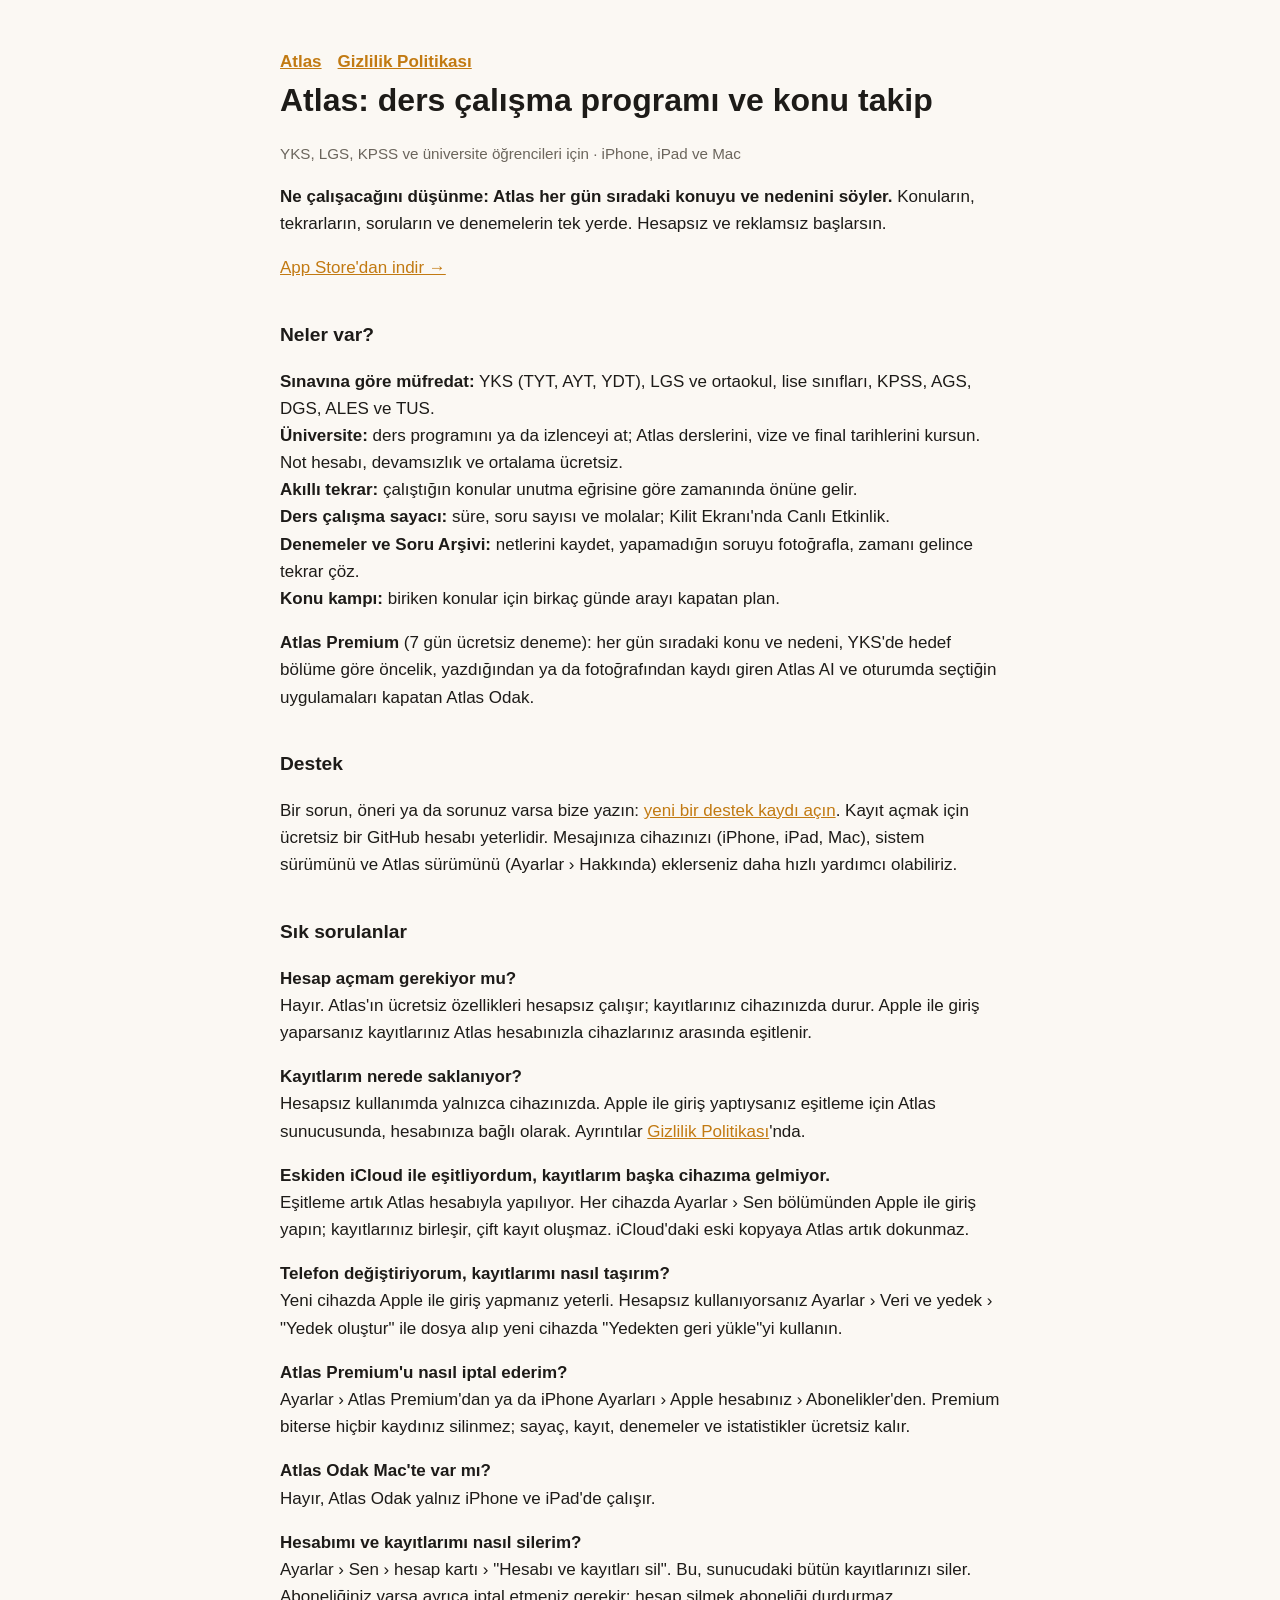
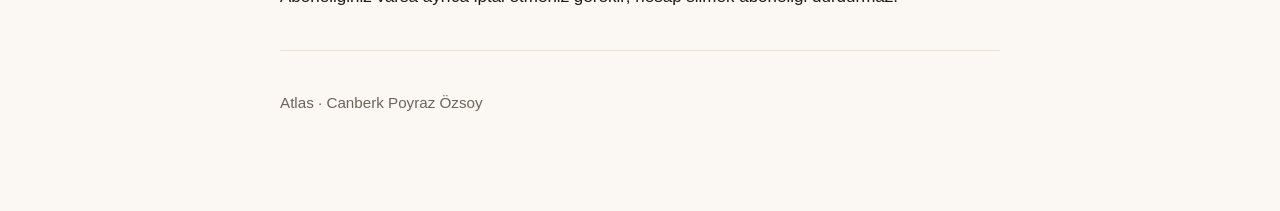
<file: index.html>
<!doctype html>
<html lang="tr"><head><meta charset="utf-8"><meta name="viewport" content="width=device-width,initial-scale=1">
<title>Atlas: YKS, LGS, KPSS ve Üniversite Ders Çalışma Programı Uygulaması</title>
<meta name="description" content="Atlas her gün sıradaki konuyu ve nedenini söyler. YKS, LGS, KPSS ve üniversite için konu takip, akıllı tekrar ve ders çalışma sayacı. iPhone, iPad, Mac.">
<link rel="canonical" href="https://poyrazdeveloper.github.io/atlas-destek/">
<meta name="apple-itunes-app" content="app-id=6829022614">
<meta property="og:type" content="website">
<meta property="og:locale" content="tr_TR">
<meta property="og:site_name" content="Atlas">
<meta property="og:title" content="Atlas: Ne çalışacağını Atlas söyler">
<meta property="og:description" content="YKS, LGS, KPSS ve üniversite için her gün sıradaki konu ve nedeni. Konu takip, akıllı tekrar, sayaç ve denemeler tek yerde.">
<meta property="og:url" content="https://poyrazdeveloper.github.io/atlas-destek/">
<meta property="og:image" content="https://poyrazdeveloper.github.io/atlas-destek/paylasim.jpg">
<meta property="og:image:width" content="1200"><meta property="og:image:height" content="750">
<meta property="og:image:alt" content="Atlas'ın Mac, iPad ve iPhone'daki ana sayfası">
<meta name="twitter:card" content="summary_large_image">
<link rel="stylesheet" href="stil.css">
<script type="application/ld+json">
{"@context":"https://schema.org","@type":"SoftwareApplication","name":"Atlas: YKS, LGS, KPSS Takip","operatingSystem":"iOS, iPadOS, macOS","applicationCategory":"EducationalApplication","inLanguage":"tr","description":"YKS, LGS, KPSS ve üniversite öğrencileri için ders çalışma uygulaması: her gün sıradaki konu ve nedeni, konu takip, akıllı tekrar, ders çalışma sayacı ve denemeler.","url":"https://poyrazdeveloper.github.io/atlas-destek/","downloadUrl":"https://apps.apple.com/app/id6829022614","image":"https://poyrazdeveloper.github.io/atlas-destek/paylasim.jpg","offers":{"@type":"Offer","price":"0","priceCurrency":"TRY"},"author":{"@type":"Person","name":"Canberk Poyraz Özsoy"}}
</script>
</head>
<body><main>
<nav><a href="./">Atlas</a><a href="gizlilik.html">Gizlilik Politikası</a></nav>
<h1>Atlas: ders çalışma programı ve konu takip</h1>
<p class="alt">YKS, LGS, KPSS ve üniversite öğrencileri için · iPhone, iPad ve Mac</p>

<p><strong>Ne çalışacağını düşünme: Atlas her gün sıradaki konuyu ve nedenini söyler.</strong> Konuların, tekrarların, soruların ve denemelerin tek yerde. Hesapsız ve reklamsız başlarsın.</p>
<p><a href="https://apps.apple.com/app/id6829022614">App Store'dan indir →</a></p>

<h2>Neler var?</h2>
<p><strong>Sınavına göre müfredat:</strong> YKS (TYT, AYT, YDT), LGS ve ortaokul, lise sınıfları, KPSS, AGS, DGS, ALES ve TUS.<br>
<strong>Üniversite:</strong> ders programını ya da izlenceyi at; Atlas derslerini, vize ve final tarihlerini kursun. Not hesabı, devamsızlık ve ortalama ücretsiz.<br>
<strong>Akıllı tekrar:</strong> çalıştığın konular unutma eğrisine göre zamanında önüne gelir.<br>
<strong>Ders çalışma sayacı:</strong> süre, soru sayısı ve molalar; Kilit Ekranı'nda Canlı Etkinlik.<br>
<strong>Denemeler ve Soru Arşivi:</strong> netlerini kaydet, yapamadığın soruyu fotoğrafla, zamanı gelince tekrar çöz.<br>
<strong>Konu kampı:</strong> biriken konular için birkaç günde arayı kapatan plan.</p>
<p><strong>Atlas Premium</strong> (7 gün ücretsiz deneme): her gün sıradaki konu ve nedeni, YKS'de hedef bölüme göre öncelik, yazdığından ya da fotoğrafından kaydı giren Atlas AI ve oturumda seçtiğin uygulamaları kapatan Atlas Odak.</p>

<h2>Destek</h2>
<p>Bir sorun, öneri ya da sorunuz varsa bize yazın: <a href="https://github.com/PoyrazDeveloper/atlas-destek/issues/new">yeni bir destek kaydı açın</a>. Kayıt açmak için ücretsiz bir GitHub hesabı yeterlidir. Mesajınıza cihazınızı (iPhone, iPad, Mac), sistem sürümünü ve Atlas sürümünü (Ayarlar › Hakkında) eklerseniz daha hızlı yardımcı olabiliriz.</p>

<h2>Sık sorulanlar</h2>
<p><strong>Hesap açmam gerekiyor mu?</strong><br>Hayır. Atlas'ın ücretsiz özellikleri hesapsız çalışır; kayıtlarınız cihazınızda durur. Apple ile giriş yaparsanız kayıtlarınız Atlas hesabınızla cihazlarınız arasında eşitlenir.</p>
<p><strong>Kayıtlarım nerede saklanıyor?</strong><br>Hesapsız kullanımda yalnızca cihazınızda. Apple ile giriş yaptıysanız eşitleme için Atlas sunucusunda, hesabınıza bağlı olarak. Ayrıntılar <a href="gizlilik.html">Gizlilik Politikası</a>'nda.</p>
<p><strong>Eskiden iCloud ile eşitliyordum, kayıtlarım başka cihazıma gelmiyor.</strong><br>Eşitleme artık Atlas hesabıyla yapılıyor. Her cihazda Ayarlar › Sen bölümünden Apple ile giriş yapın; kayıtlarınız birleşir, çift kayıt oluşmaz. iCloud'daki eski kopyaya Atlas artık dokunmaz.</p>
<p><strong>Telefon değiştiriyorum, kayıtlarımı nasıl taşırım?</strong><br>Yeni cihazda Apple ile giriş yapmanız yeterli. Hesapsız kullanıyorsanız Ayarlar › Veri ve yedek › "Yedek oluştur" ile dosya alıp yeni cihazda "Yedekten geri yükle"yi kullanın.</p>
<p><strong>Atlas Premium'u nasıl iptal ederim?</strong><br>Ayarlar › Atlas Premium'dan ya da iPhone Ayarları › Apple hesabınız › Abonelikler'den. Premium biterse hiçbir kaydınız silinmez; sayaç, kayıt, denemeler ve istatistikler ücretsiz kalır.</p>
<p><strong>Atlas Odak Mac'te var mı?</strong><br>Hayır, Atlas Odak yalnız iPhone ve iPad'de çalışır.</p>
<p><strong>Hesabımı ve kayıtlarımı nasıl silerim?</strong><br>Ayarlar › Sen › hesap kartı › "Hesabı ve kayıtları sil". Bu, sunucudaki bütün kayıtlarınızı siler. Aboneliğiniz varsa ayrıca iptal etmeniz gerekir; hesap silmek aboneliği durdurmaz.</p>

<hr><p class="alt">Atlas · Canberk Poyraz Özsoy</p>
</main></body></html>
</file>
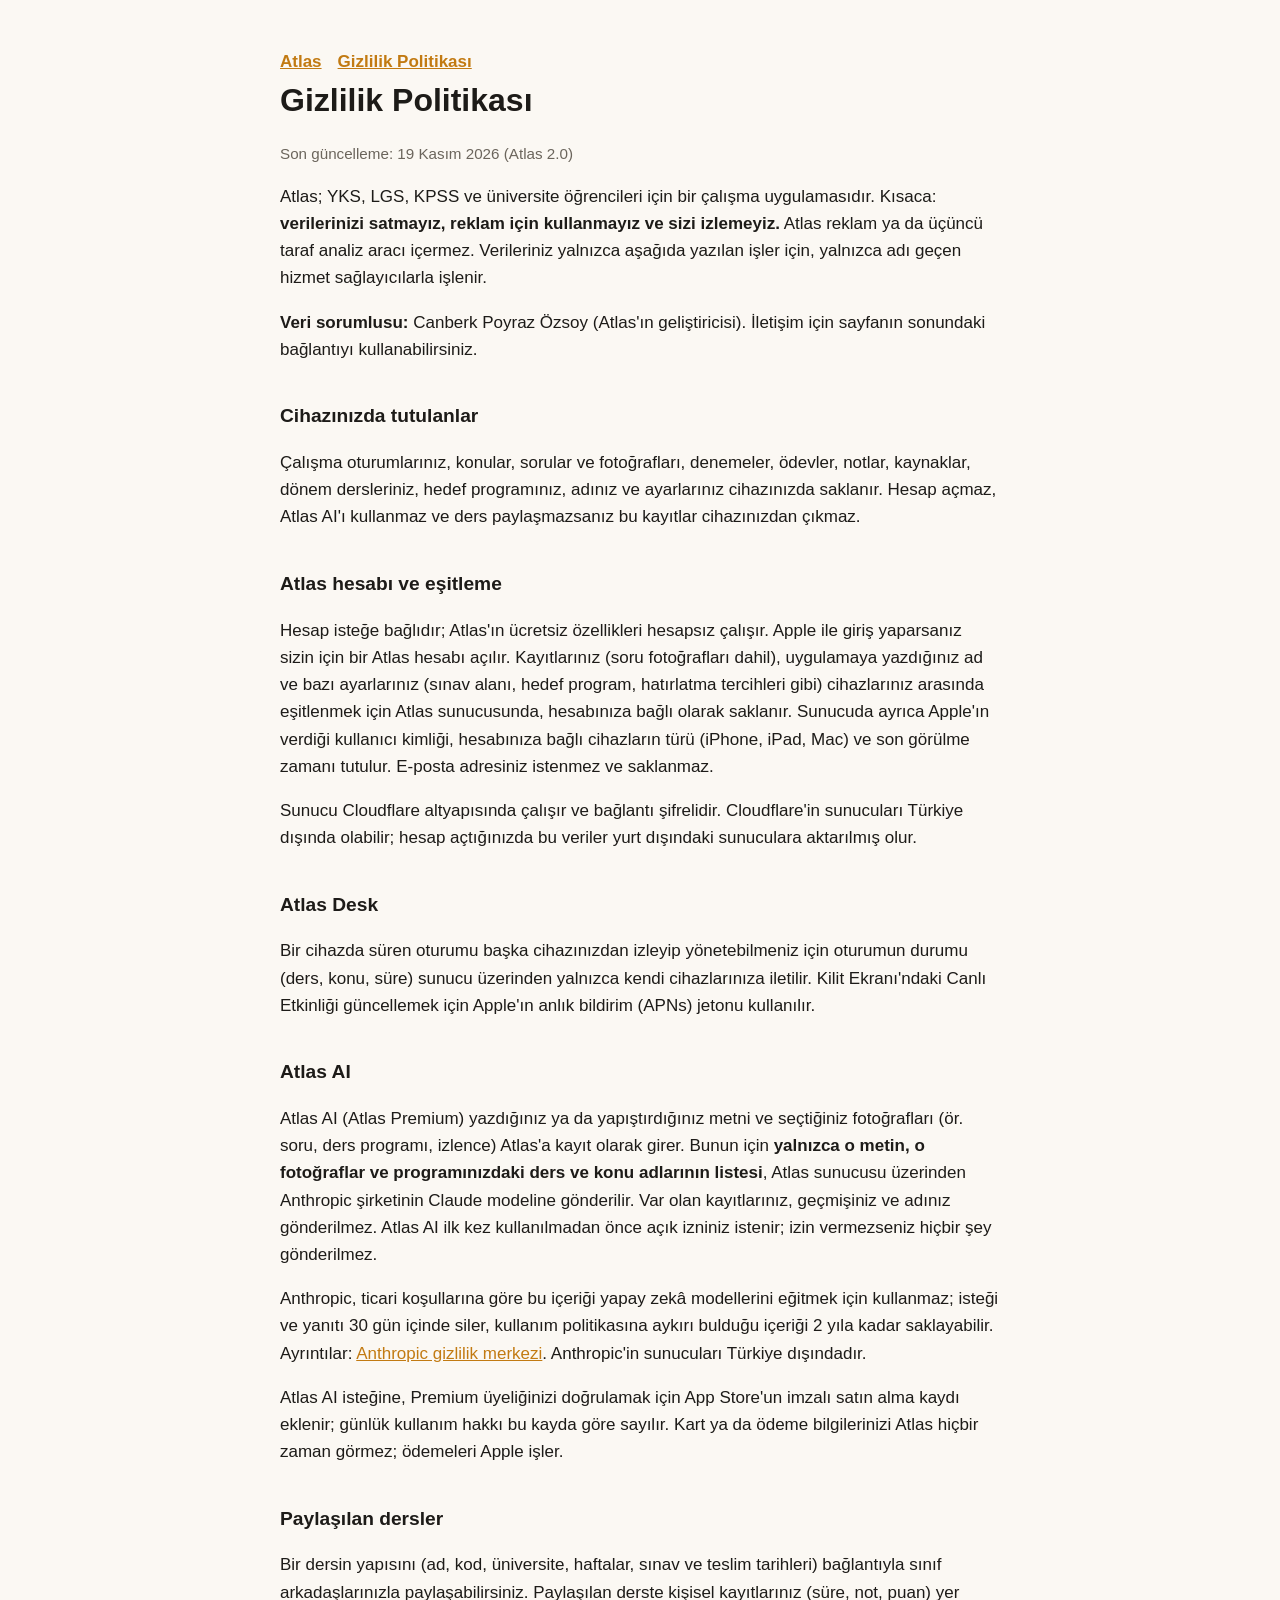
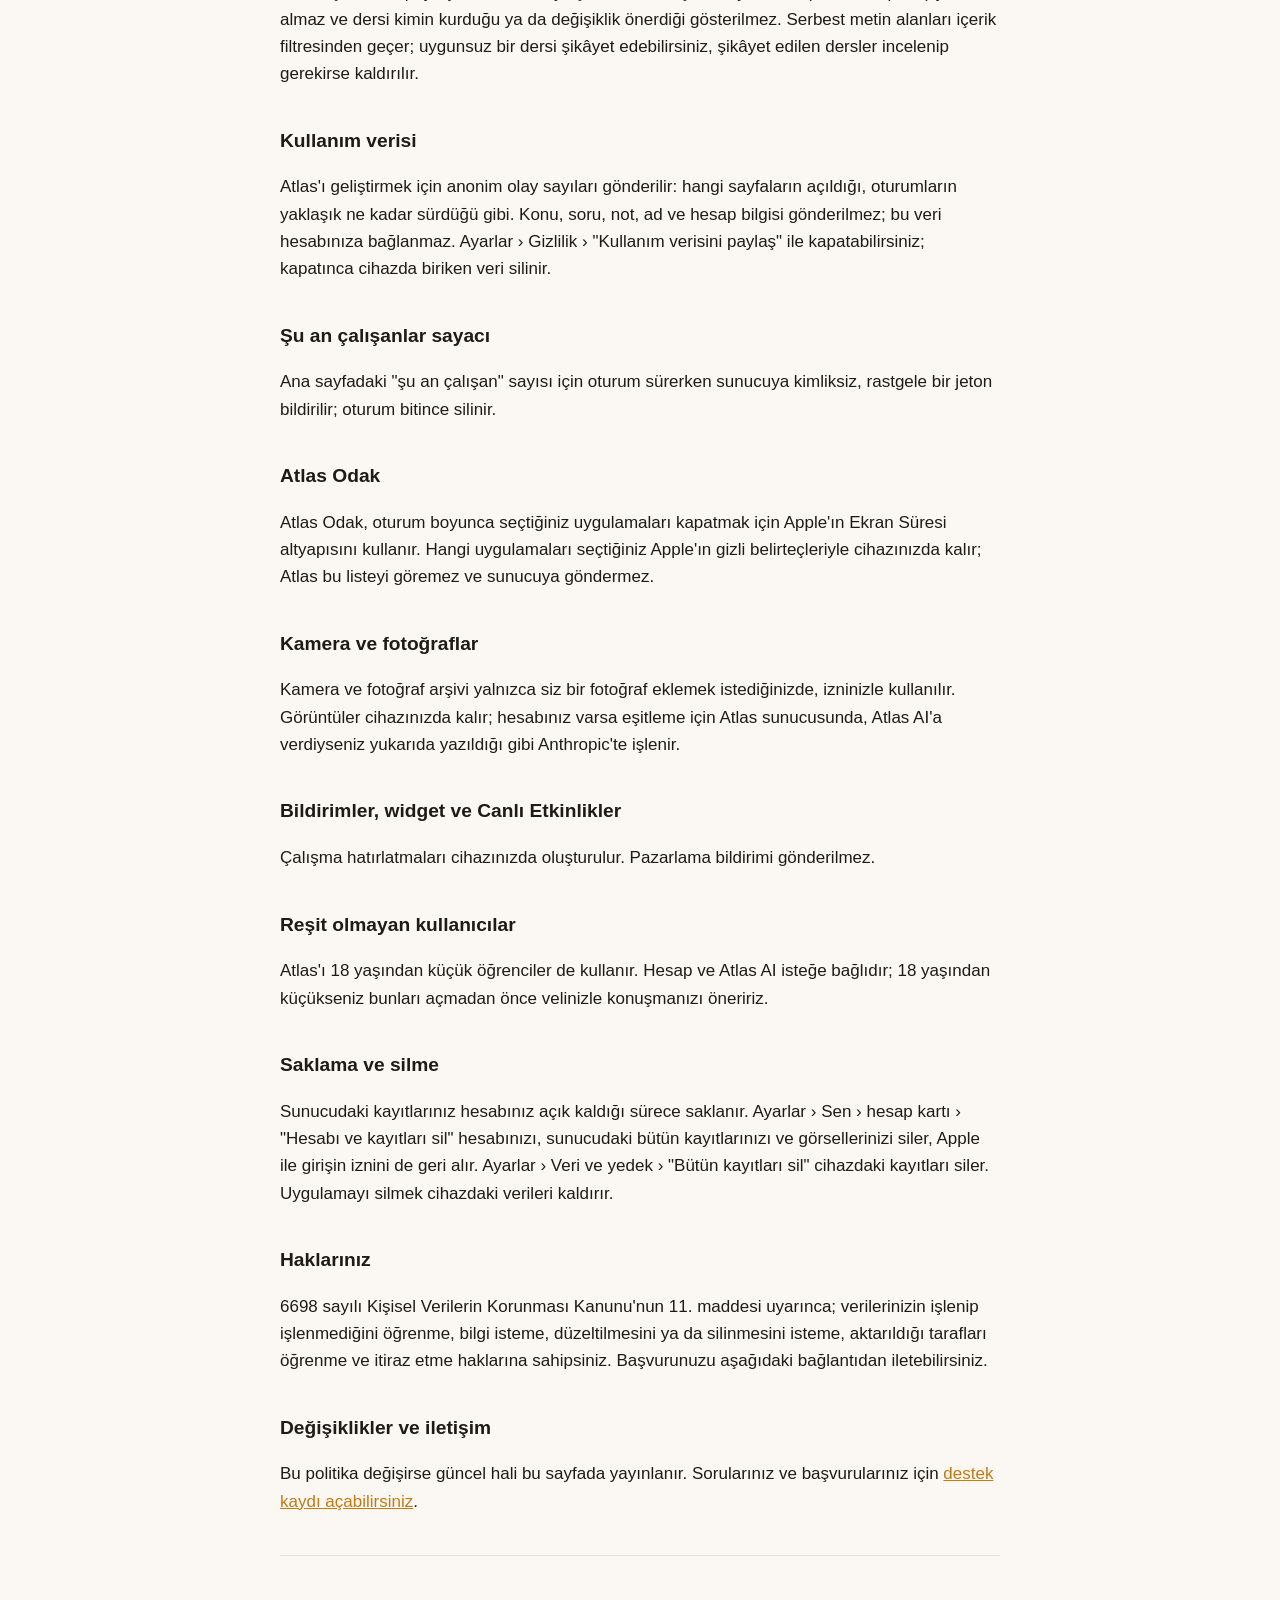
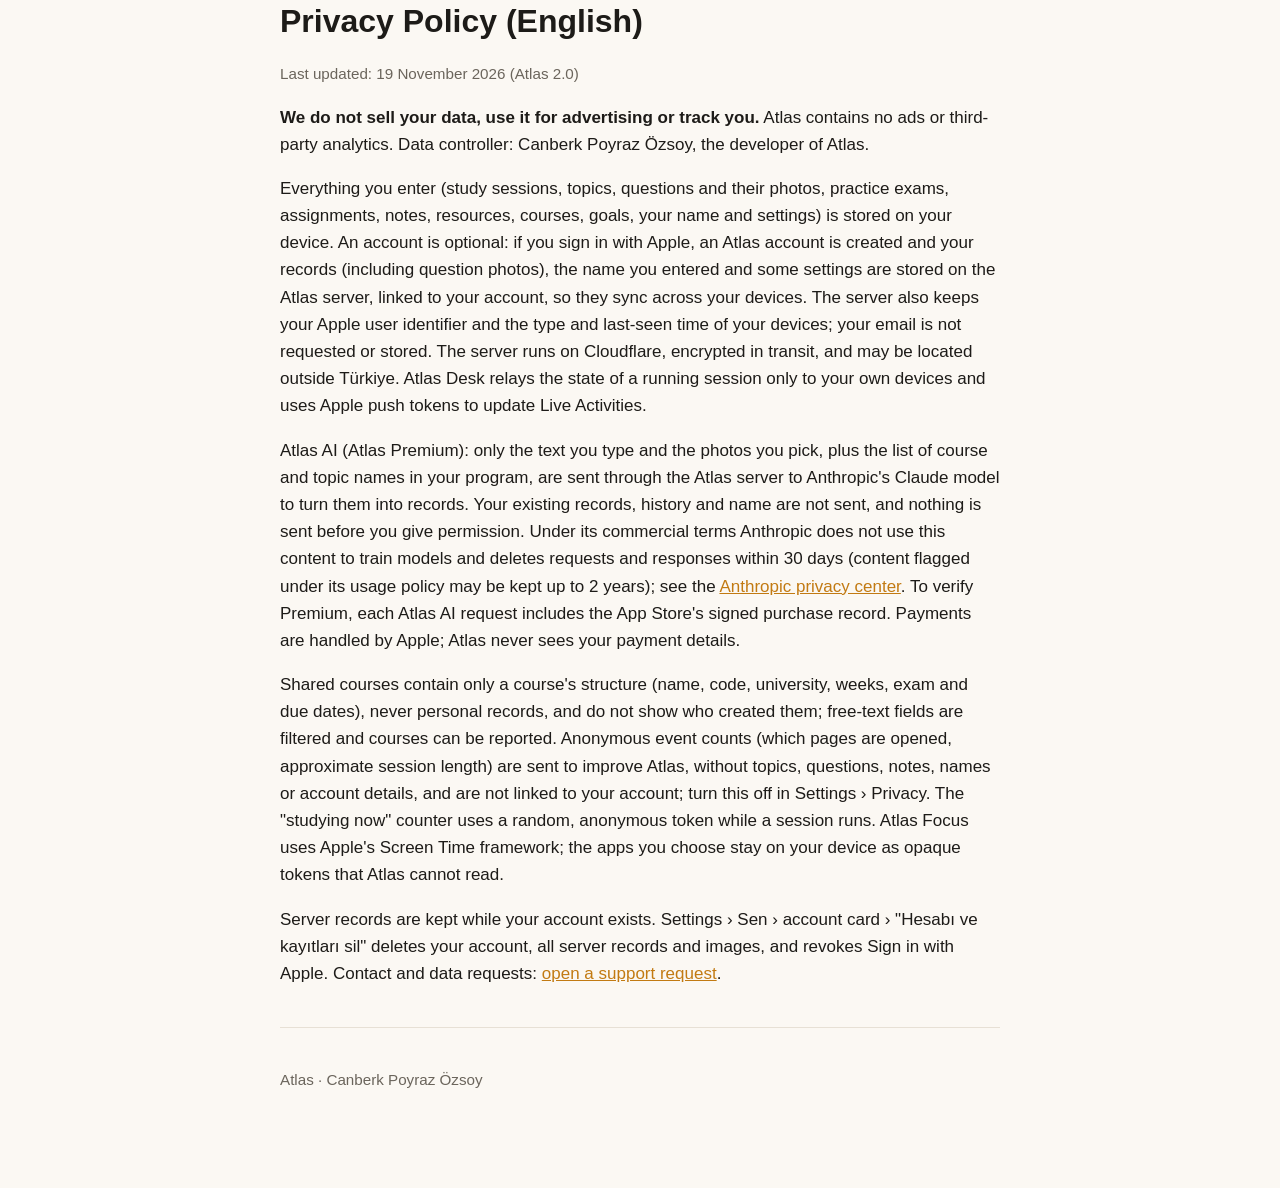
<file: gizlilik.html>
<!doctype html>
<html lang="tr"><head><meta charset="utf-8"><meta name="viewport" content="width=device-width,initial-scale=1">
<title>Atlas Gizlilik Politikası</title>
<meta name="description" content="Atlas hangi verileri işler: cihazdaki kayıtlar, isteğe bağlı Atlas hesabı ve eşitleme, Atlas AI (Anthropic), anonim kullanım verisi ve KVKK kapsamındaki hakların.">
<link rel="canonical" href="https://poyrazdeveloper.github.io/atlas-destek/gizlilik.html">
<meta name="apple-itunes-app" content="app-id=6829022614"><link rel="stylesheet" href="stil.css"></head>
<body><main>
<nav><a href="./">Atlas</a><a href="gizlilik.html">Gizlilik Politikası</a></nav>
<h1>Gizlilik Politikası</h1>
<p class="alt">Son güncelleme: 19 Kasım 2026 (Atlas 2.0)</p>

<p>Atlas; YKS, LGS, KPSS ve üniversite öğrencileri için bir çalışma uygulamasıdır. Kısaca: <strong>verilerinizi satmayız, reklam için kullanmayız ve sizi izlemeyiz.</strong> Atlas reklam ya da üçüncü taraf analiz aracı içermez. Verileriniz yalnızca aşağıda yazılan işler için, yalnızca adı geçen hizmet sağlayıcılarla işlenir.</p>

<p><strong>Veri sorumlusu:</strong> Canberk Poyraz Özsoy (Atlas'ın geliştiricisi). İletişim için sayfanın sonundaki bağlantıyı kullanabilirsiniz.</p>

<h2>Cihazınızda tutulanlar</h2>
<p>Çalışma oturumlarınız, konular, sorular ve fotoğrafları, denemeler, ödevler, notlar, kaynaklar, dönem dersleriniz, hedef programınız, adınız ve ayarlarınız cihazınızda saklanır. Hesap açmaz, Atlas AI'ı kullanmaz ve ders paylaşmazsanız bu kayıtlar cihazınızdan çıkmaz.</p>

<h2>Atlas hesabı ve eşitleme</h2>
<p>Hesap isteğe bağlıdır; Atlas'ın ücretsiz özellikleri hesapsız çalışır. Apple ile giriş yaparsanız sizin için bir Atlas hesabı açılır. Kayıtlarınız (soru fotoğrafları dahil), uygulamaya yazdığınız ad ve bazı ayarlarınız (sınav alanı, hedef program, hatırlatma tercihleri gibi) cihazlarınız arasında eşitlenmek için Atlas sunucusunda, hesabınıza bağlı olarak saklanır. Sunucuda ayrıca Apple'ın verdiği kullanıcı kimliği, hesabınıza bağlı cihazların türü (iPhone, iPad, Mac) ve son görülme zamanı tutulur. E-posta adresiniz istenmez ve saklanmaz.</p>
<p>Sunucu Cloudflare altyapısında çalışır ve bağlantı şifrelidir. Cloudflare'in sunucuları Türkiye dışında olabilir; hesap açtığınızda bu veriler yurt dışındaki sunuculara aktarılmış olur.</p>

<h2>Atlas Desk</h2>
<p>Bir cihazda süren oturumu başka cihazınızdan izleyip yönetebilmeniz için oturumun durumu (ders, konu, süre) sunucu üzerinden yalnızca kendi cihazlarınıza iletilir. Kilit Ekranı'ndaki Canlı Etkinliği güncellemek için Apple'ın anlık bildirim (APNs) jetonu kullanılır.</p>

<h2>Atlas AI</h2>
<p>Atlas AI (Atlas Premium) yazdığınız ya da yapıştırdığınız metni ve seçtiğiniz fotoğrafları (ör. soru, ders programı, izlence) Atlas'a kayıt olarak girer. Bunun için <strong>yalnızca o metin, o fotoğraflar ve programınızdaki ders ve konu adlarının listesi</strong>, Atlas sunucusu üzerinden Anthropic şirketinin Claude modeline gönderilir. Var olan kayıtlarınız, geçmişiniz ve adınız gönderilmez. Atlas AI ilk kez kullanılmadan önce açık izniniz istenir; izin vermezseniz hiçbir şey gönderilmez.</p>
<p>Anthropic, ticari koşullarına göre bu içeriği yapay zekâ modellerini eğitmek için kullanmaz; isteği ve yanıtı 30 gün içinde siler, kullanım politikasına aykırı bulduğu içeriği 2 yıla kadar saklayabilir. Ayrıntılar: <a href="https://privacy.claude.com">Anthropic gizlilik merkezi</a>. Anthropic'in sunucuları Türkiye dışındadır.</p>
<p>Atlas AI isteğine, Premium üyeliğinizi doğrulamak için App Store'un imzalı satın alma kaydı eklenir; günlük kullanım hakkı bu kayda göre sayılır. Kart ya da ödeme bilgilerinizi Atlas hiçbir zaman görmez; ödemeleri Apple işler.</p>

<h2>Paylaşılan dersler</h2>
<p>Bir dersin yapısını (ad, kod, üniversite, haftalar, sınav ve teslim tarihleri) bağlantıyla sınıf arkadaşlarınızla paylaşabilirsiniz. Paylaşılan derste kişisel kayıtlarınız (süre, not, puan) yer almaz ve dersi kimin kurduğu ya da değişiklik önerdiği gösterilmez. Serbest metin alanları içerik filtresinden geçer; uygunsuz bir dersi şikâyet edebilirsiniz, şikâyet edilen dersler incelenip gerekirse kaldırılır.</p>

<h2>Kullanım verisi</h2>
<p>Atlas'ı geliştirmek için anonim olay sayıları gönderilir: hangi sayfaların açıldığı, oturumların yaklaşık ne kadar sürdüğü gibi. Konu, soru, not, ad ve hesap bilgisi gönderilmez; bu veri hesabınıza bağlanmaz. Ayarlar › Gizlilik › "Kullanım verisini paylaş" ile kapatabilirsiniz; kapatınca cihazda biriken veri silinir.</p>

<h2>Şu an çalışanlar sayacı</h2>
<p>Ana sayfadaki "şu an çalışan" sayısı için oturum sürerken sunucuya kimliksiz, rastgele bir jeton bildirilir; oturum bitince silinir.</p>

<h2>Atlas Odak</h2>
<p>Atlas Odak, oturum boyunca seçtiğiniz uygulamaları kapatmak için Apple'ın Ekran Süresi altyapısını kullanır. Hangi uygulamaları seçtiğiniz Apple'ın gizli belirteçleriyle cihazınızda kalır; Atlas bu listeyi göremez ve sunucuya göndermez.</p>

<h2>Kamera ve fotoğraflar</h2>
<p>Kamera ve fotoğraf arşivi yalnızca siz bir fotoğraf eklemek istediğinizde, izninizle kullanılır. Görüntüler cihazınızda kalır; hesabınız varsa eşitleme için Atlas sunucusunda, Atlas AI'a verdiyseniz yukarıda yazıldığı gibi Anthropic'te işlenir.</p>

<h2>Bildirimler, widget ve Canlı Etkinlikler</h2>
<p>Çalışma hatırlatmaları cihazınızda oluşturulur. Pazarlama bildirimi gönderilmez.</p>

<h2>Reşit olmayan kullanıcılar</h2>
<p>Atlas'ı 18 yaşından küçük öğrenciler de kullanır. Hesap ve Atlas AI isteğe bağlıdır; 18 yaşından küçükseniz bunları açmadan önce velinizle konuşmanızı öneririz.</p>

<h2>Saklama ve silme</h2>
<p>Sunucudaki kayıtlarınız hesabınız açık kaldığı sürece saklanır. Ayarlar › Sen › hesap kartı › "Hesabı ve kayıtları sil" hesabınızı, sunucudaki bütün kayıtlarınızı ve görsellerinizi siler, Apple ile girişin iznini de geri alır. Ayarlar › Veri ve yedek › "Bütün kayıtları sil" cihazdaki kayıtları siler. Uygulamayı silmek cihazdaki verileri kaldırır.</p>

<h2>Haklarınız</h2>
<p>6698 sayılı Kişisel Verilerin Korunması Kanunu'nun 11. maddesi uyarınca; verilerinizin işlenip işlenmediğini öğrenme, bilgi isteme, düzeltilmesini ya da silinmesini isteme, aktarıldığı tarafları öğrenme ve itiraz etme haklarına sahipsiniz. Başvurunuzu aşağıdaki bağlantıdan iletebilirsiniz.</p>

<h2>Değişiklikler ve iletişim</h2>
<p>Bu politika değişirse güncel hali bu sayfada yayınlanır. Sorularınız ve başvurularınız için <a href="https://github.com/PoyrazDeveloper/atlas-destek/issues/new">destek kaydı açabilirsiniz</a>.</p>

<hr>
<h1 lang="en">Privacy Policy (English)</h1>
<div lang="en">
<p class="alt">Last updated: 19 November 2026 (Atlas 2.0)</p>
<p><strong>We do not sell your data, use it for advertising or track you.</strong> Atlas contains no ads or third-party analytics. Data controller: Canberk Poyraz Özsoy, the developer of Atlas.</p>
<p>Everything you enter (study sessions, topics, questions and their photos, practice exams, assignments, notes, resources, courses, goals, your name and settings) is stored on your device. An account is optional: if you sign in with Apple, an Atlas account is created and your records (including question photos), the name you entered and some settings are stored on the Atlas server, linked to your account, so they sync across your devices. The server also keeps your Apple user identifier and the type and last-seen time of your devices; your email is not requested or stored. The server runs on Cloudflare, encrypted in transit, and may be located outside Türkiye. Atlas Desk relays the state of a running session only to your own devices and uses Apple push tokens to update Live Activities.</p>
<p>Atlas AI (Atlas Premium): only the text you type and the photos you pick, plus the list of course and topic names in your program, are sent through the Atlas server to Anthropic's Claude model to turn them into records. Your existing records, history and name are not sent, and nothing is sent before you give permission. Under its commercial terms Anthropic does not use this content to train models and deletes requests and responses within 30 days (content flagged under its usage policy may be kept up to 2 years); see the <a href="https://privacy.claude.com">Anthropic privacy center</a>. To verify Premium, each Atlas AI request includes the App Store's signed purchase record. Payments are handled by Apple; Atlas never sees your payment details.</p>
<p>Shared courses contain only a course's structure (name, code, university, weeks, exam and due dates), never personal records, and do not show who created them; free-text fields are filtered and courses can be reported. Anonymous event counts (which pages are opened, approximate session length) are sent to improve Atlas, without topics, questions, notes, names or account details, and are not linked to your account; turn this off in Settings › Privacy. The "studying now" counter uses a random, anonymous token while a session runs. Atlas Focus uses Apple's Screen Time framework; the apps you choose stay on your device as opaque tokens that Atlas cannot read.</p>
<p>Server records are kept while your account exists. Settings › Sen › account card › "Hesabı ve kayıtları sil" deletes your account, all server records and images, and revokes Sign in with Apple. Contact and data requests: <a href="https://github.com/PoyrazDeveloper/atlas-destek/issues/new">open a support request</a>.</p>
</div>
<hr><p class="alt">Atlas · Canberk Poyraz Özsoy</p>
</main></body></html>
</file>
<file: stil.css>
:root{--zemin:#fbf8f3;--metin:#1d1b18;--ikincil:#6b655c;--vurgu:#c27a12;--cizgi:#e7e0d5}
@media (prefers-color-scheme:dark){:root{--zemin:#14130f;--metin:#f2eee7;--ikincil:#a59e93;--vurgu:#e9a43a;--cizgi:#2c2a25}}
body{margin:0;background:var(--zemin);color:var(--metin);font:17px/1.6 -apple-system,BlinkMacSystemFont,"Segoe UI",sans-serif}
main{max-width:720px;margin:0 auto;padding:48px 16px 80px}
h1{font-size:2rem;margin:0 0 4px}h2{font-size:1.2rem;margin:2em 0 .4em}
p,li{color:var(--metin)}.alt{color:var(--ikincil);font-size:.95rem}
a{color:var(--vurgu)}hr{border:0;border-top:1px solid var(--cizgi);margin:40px 0}
nav a{margin-right:16px;font-weight:600}
</file>
